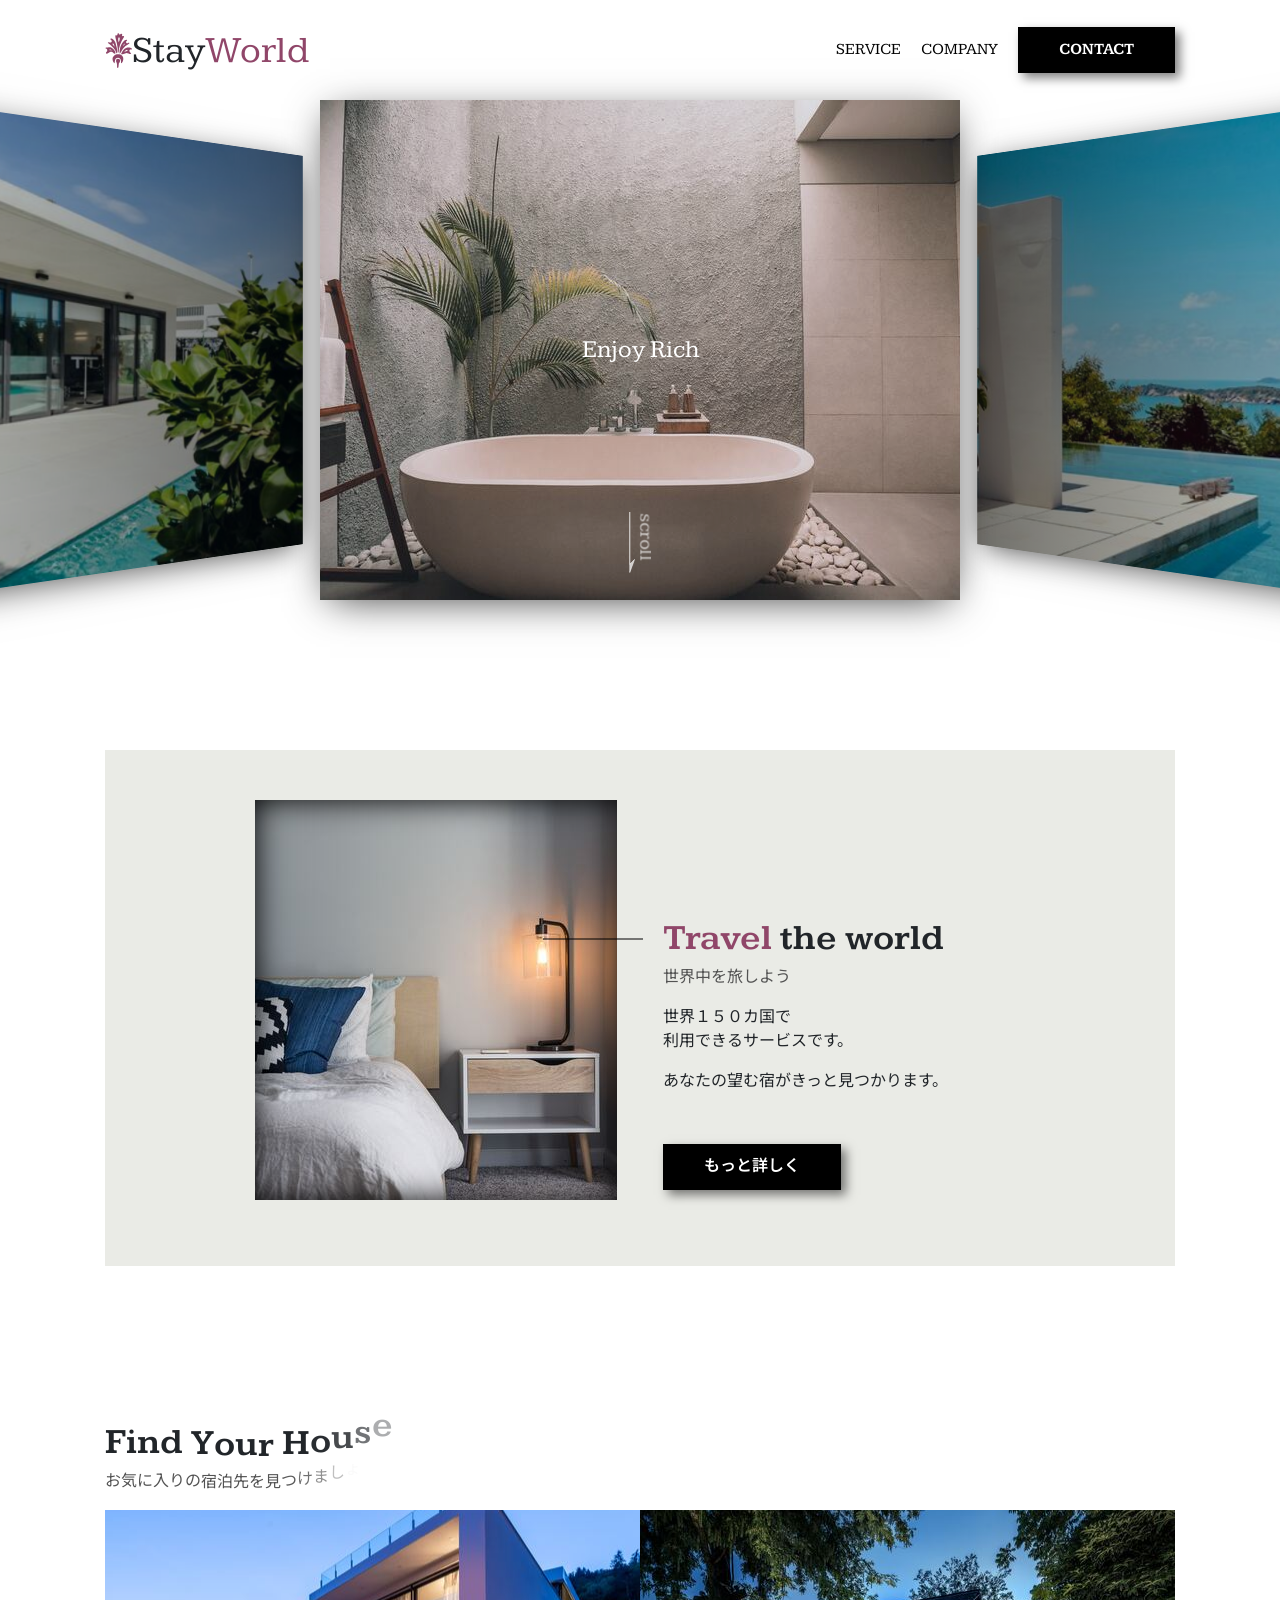
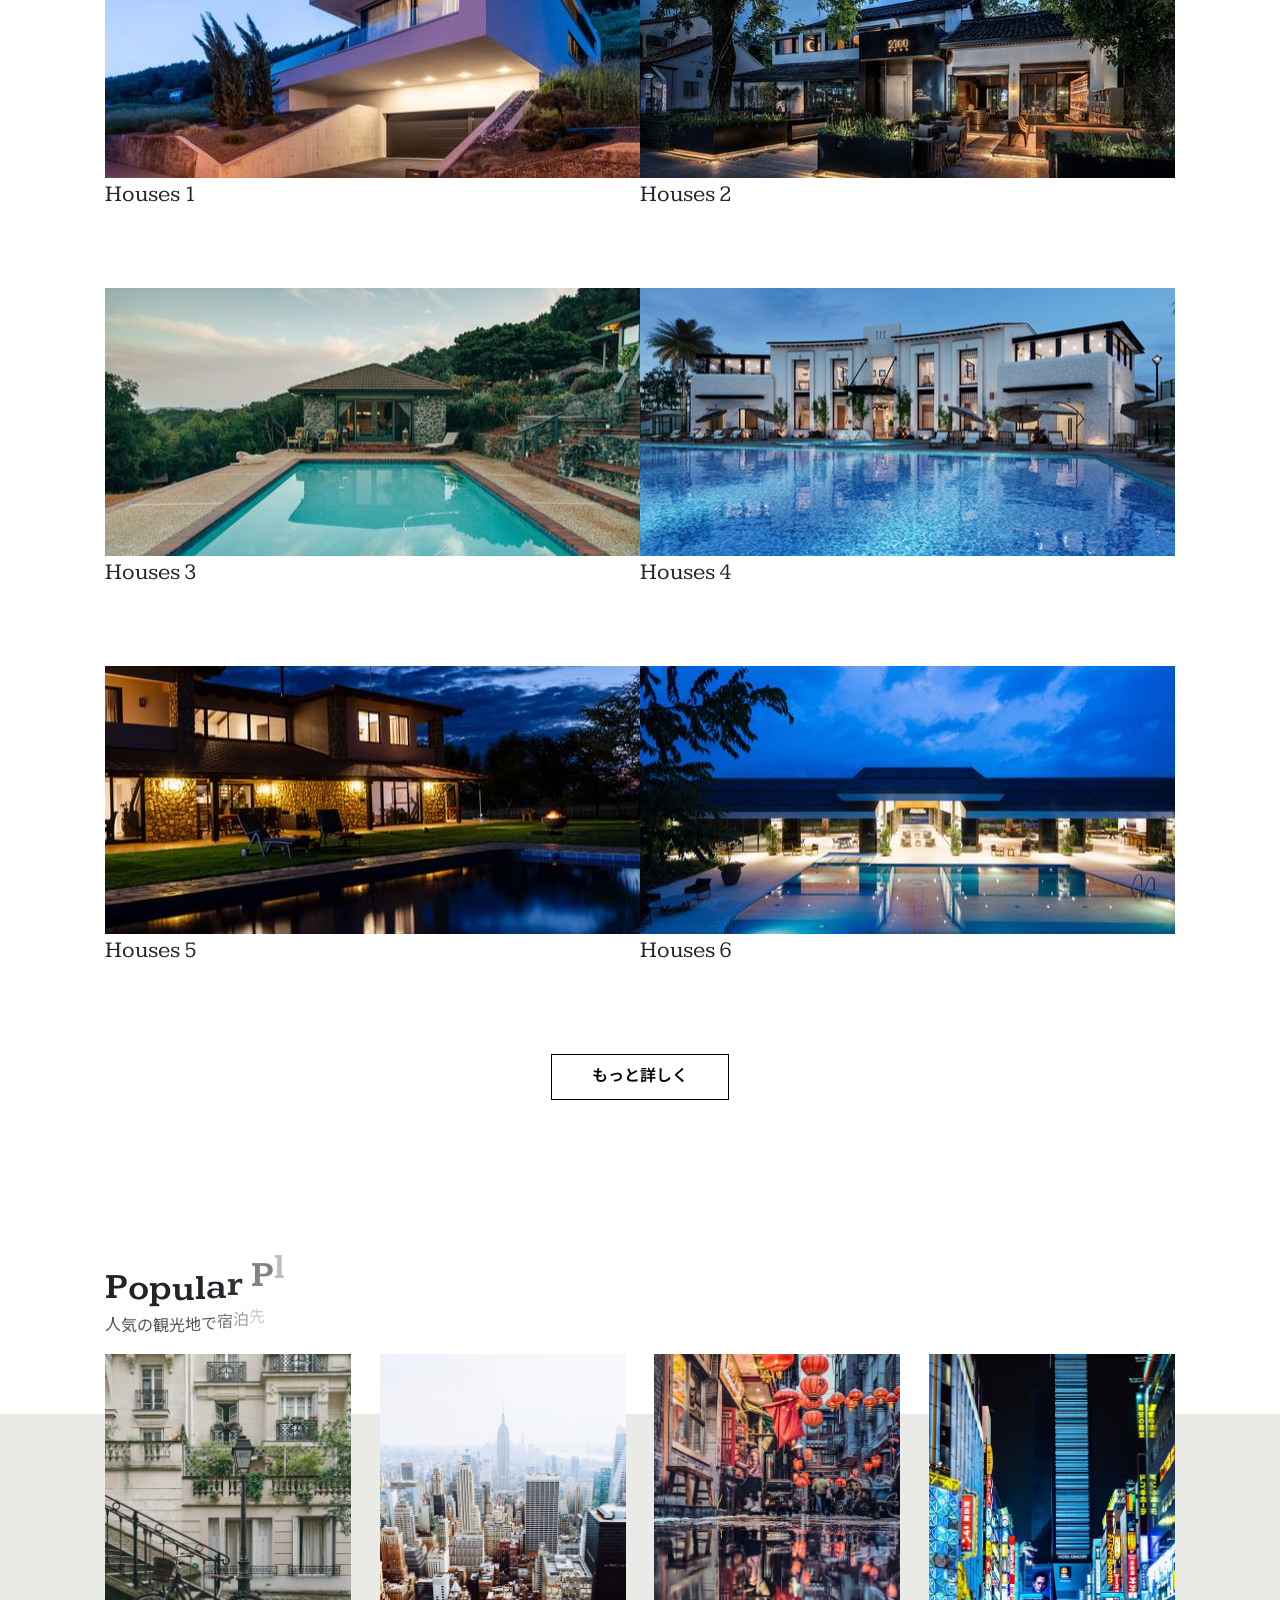
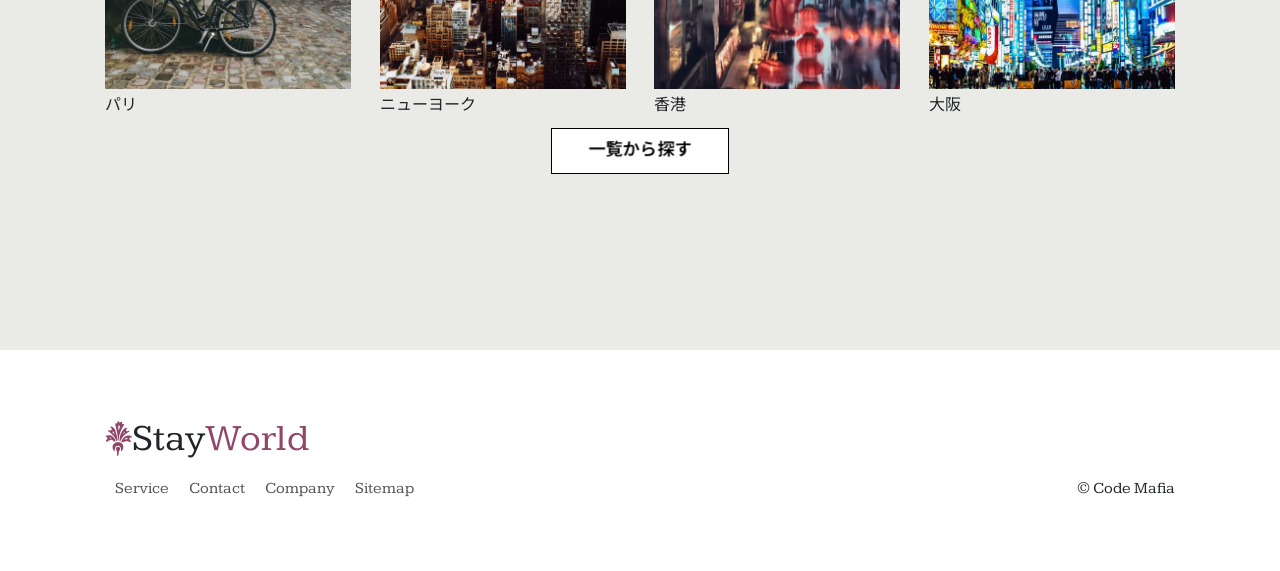
<file: index.html>
<!DOCTYPE html>
<html lang="ja">
  <head>
    <meta charset="UTF-8" />
    <meta name="viewport" content="width=device-width, initial-scale=1.0" />
    <meta http-equiv="X-UA-Compatible" content="ie=edge" />
    <title>StayWorld</title>
    <meta name="description" content="This site is a test site.">
    <link rel="icon" href="images/favicon.png">
    <link rel="stylesheet" href="styles/loader.css">
    <script src="scripts/vendors/pace.js"></script>
    <link href="https://fonts.googleapis.com/css2?family=Kameron:wght@400;700&family=Noto+Sans+JP:wght@500&display=swap" rel="stylesheet">
    <link rel="stylesheet" href="styles/vendors/bootstrap-reboot.css" />
    <link rel="stylesheet" href="styles/vendors/swiper.min.css" />
    <link rel="stylesheet" href="styles/style.css" />
  </head>
  <body>
    <div id="global-container">
      <div id="container">
        <div class="mobile-menu__cover"></div>
        <div class="nav-trigger"></div>
            <header class="header">
              <div class="header__inner appear up">
                <div class="logo item">
                  <img src="images/logo.svg" alt="" class="logo__img">
                  <span class="logo__stay">Stay</span>
                  <span class="logo__world">World</span>
                </div>
                <nav class="header__nav">
                 <ul class="header__ul">
                  <li class="header__li item"><a href="#">Service</a></li>
                  <li class="header__li item"><a href="#">Company</a></li>
                  <li class="header__li item">
                    <a class="btn filled" href="#">Contact</a>
                  </li>
                </ul>
              </nav>
                <button class="mobile-menu__btn">
                  <span></span>
                  <span></span>
                  <span></span>
              </button>
              </div>
            </header>
        <div id="content">
          <div class="hero">
            <div class="swiper-container">
              <div class="swiper-wrapper">
                <div class="swiper-slide">
                  <div class="hero__title">Enjoy Rich</div>
                  <img src="images/image-1.jpg" alt="" />
                </div>
                <div class="swiper-slide">
                  <div class="hero__title">Fantastic</div>
                  <img src="images/image-2.jpg" alt="" />
                </div>
                <div class="swiper-slide">
                  <div class="hero__title">Experience</div>
                  <img src="images/image-3.jpg" alt="" />
                </div>
              </div>
              <div class="hero__footer">
                <img class="hero__downarrow" src="images/arrow.svg">
                <span class="hero__scrolltext">scroll</span>
              </div>
            </div>
          </div>

          <div id="main-content">
            <aside class="side left">
              <div class="side__inner">
                <a class="twitter icon tween-animate-title" href="#">Twitter</a>
                <a class="fb icon tween-animate-title" href="#">Facebook</a>
              </div>
            </aside>
            <main>
              <section class="travel">
                <div class="travel__inner">
                  <div class="travel__img cover-slide">
                    <img class="img-zoom" src="images/image-travel.jpg" alt="">
                  </div>
                  <div class="travel__texts appear left">
                    <div class="travel__texts-inner">
                      <div class="travel__title main-title item">
                        <span class="purple">Travel</span>
                        <span>the world</span>
                      </div>
                      <div class="travel__sub sub-title item">世界中を旅しよう</div>
                      <div class="travel__description item">
                        <p>世界１５０カ国で<br>利用できるサービスです。</p>
                        <p>あなたの望む宿がきっと見つかります。</p>
                      </div>
                      <div class="travel__btn item">
                        <button class="btn filled">もっと詳しく</button>
                      </div>
                    </div>
                  </div>
                </div>
              </section>
              <section class="houses">
                <div>
                  <h2 class="main-title tween-animate-title">Find Your House</h2>
                  <p class="sub-title tween-animate-title">お気に入りの宿泊先を見つけましょう。</p>
                </div>
                <div class="houses__inner">
                  <div class="houses__item">
                    <div class="cover-slide hover-darken">
                      <div class="bg-img-zoom img-bg50" style="background-image: url(images/villa-1.jpg);"></div>
                    </div>
                    <p class="houses__title">Houses 1</p>
                  </div>
                  <div class="houses__item">
                    <div class="cover-slide hover-darken">
                      <div class="bg-img-zoom img-bg50" style="background-image: url(images/villa-2.jpg);"></div>
                    </div>
                    <p class="houses__title">Houses 2</p>
                  </div>
                  <div class="houses__item">
                    <div class="cover-slide hover-darken">
                      <div class="bg-img-zoom img-bg50" style="background-image: url(images/villa-3.jpg);"></div>
                    </div>
                    <p class="houses__title">Houses 3</p>
                  </div>
                  <div class="houses__item">
                    <div class="cover-slide hover-darken">
                      <div class="bg-img-zoom img-bg50" style="background-image: url(images/villa-4.jpg);"></div>
                    </div>
                    <p class="houses__title">Houses 4</p>
                  </div>
                  <div class="houses__item">
                    <div class="cover-slide hover-darken">
                      <div class="bg-img-zoom img-bg50" style="background-image: url(images/villa-5.jpg);"></div>
                    </div>
                    <p class="houses__title">Houses 5</p>
                  </div>
                  <div class="houses__item">
                    <div class="cover-slide hover-darken">
                      <div class="bg-img-zoom img-bg50" style="background-image: url(images/villa-6.jpg);"></div>
                    </div>
                    <p class="houses__title">Houses 6</p>
                  </div>
                  <div class="houses__btn appear up">
                    <button class="btn slide-bg item">もっと詳しく</button>
                  </div>
                </div>
              </section>
              <section class="popular">
                <div class="popular__header">
                  <h2 class="main-title tween-animate-title">Popular Place</h2>
                  <p class="sub-title tween-animate-title">人気の観光地で宿泊先を見つけましょう</p>
                </div>
                <div class="popular__inner appear up">
                  <div class="popular__container">
                    <div class="popular__item item">
                      <div class="popular__img">
                        <img src="images/image-p1.jpg" alt="">
                      </div>
                      <div class="popular-title">パリ</div>
                    </div>
                    <div class="popular__item item">
                      <div class="popular__img">
                        <img src="images/image-p2.jpg" alt="">
                      </div>
                      <div class="popular-title">ニューヨーク</div>
                    </div>
                    <div class="popular__item item">
                      <div class="popular__img">
                        <img src="images/image-p3.jpg" alt="">
                      </div>
                      <div class="popular-title">香港</div>
                    </div>
                    <div class="popular__item item">
                      <div class="popular__img">
                        <img src="images/image-p4.jpg" alt="">
                      </div>
                      <div class="popular-title">大阪</div>
                    </div>
                    <div class="popular__btn appear up">
                      <button class="btn cover-3d item">
                        <span>一覧から探す</span></button>
                    </div>
                  </div>
                </div>
              </section>
            </main>
            <aside class="side right">
              <div class="side__inner">
               <span class="tween-animate-title">&copy;Code Mafia</span>
              </div>
            </aside>
          </div>
        </div>
        <footer class="footer appear up">
          <div class="logo item">
            <img src="images/logo.svg" alt="" class="logo__img">
            <span class="logo__stay">Stay</span>
            <span class="logo__world">World</span>
          </div>
          <nav class="footer__nav">
            <ul class="footer__ul">
              <li class="footer__li item"><a href="#">Service</a></li>
              <li class="footer__li item"><a href="#">Contact</a></li>
              <li class="footer__li item"><a href="#">Company</a></li>
              <li class="footer__li item"><a href="#">Sitemap</a></li>
            </ul>
            <div class="footer__copyright item">
              &copy; Code Mafia
            </div>
          </nav>
        </footer>
    </div>
      <nav class="mobile-menu">
        <div class="logo">
          <img src="images/logo.svg" alt="" class="logo__img">
          <span class="logo__stay">Stay</span>
          <span class="logo__world">World</span>
        </div>
        <ul class="mobile-menu__main">
          <li class="mobile-menu__item">
            <a class="mobile-menu__link" href="#">
              <span class="main-title">Our Service</span>
              <span class="sub-title">サービスについて</span>
            </a>
          </li>
          <li class="mobile-menu__item">
            <a class="mobile-menu__link" href="#">
              <span class="main-title">About Us</span>
              <span class="sub-title">私たちについて</span>
            </a>
          </li>
          <li class="mobile-menu__item">
            <a class="mobile-menu__link" href="#">
              <span class="main-title">Contact Us</span>
              <span class="sub-title">コンタクト方法</span>
            </a>
          </li>
        </ul>
      </nav>
    </div>
    <script src="scripts/vendors/swiper.min.js"></script>
    <script src="scripts/vendors/TweenMax.min.js"></script>
    <script src="scripts/vendors/scroll-polyfill.js"></script>
    <script src="scripts/libs/scroll.js"></script>
    <script src="scripts/libs/text-animation.js"></script>
    <script src="scripts/libs/hero-slider.js"></script>
    <script src="scripts/libs/mobile-menu.js"></script>
    <script src="scripts/main.js"></script>
  </body>
</html>
</file>
<file: styles/loader.css>
#global-container {
  -webkit-transition: opacity 1s;
  transition: opacity 1s;
}

.pace-running #global-container {
  opacity: 0;
  visibility: hidden;
}

.pace {
  z-index: 2000;
  position: fixed;
  margin: auto;
  top: 0;
  left: 0;
  right: 0;
  bottom: 0;
  width: 100px;
  height: 100px;
}

.pace .pace-progress {
  -webkit-transform: none !important;
          transform: none !important;
  text-align: center;
}

.pace .pace-progress::after {
  content: attr(data-progress-text);
  display: block;
  font-weight: 100;
  font-size: 2em;
  font-family: "Helvetica Neue", "Yu Gothic", "Meiryo", sans-serif;
  color: #535353;
}

.pace.pace-inactive {
  display: none;
}

.pace-progress-inner {
  width: 40px;
  height: 40px;
  background-color: #904669;
  margin: 0 auto;
  -webkit-animation-name: sk-rotateplane;
          animation-name: sk-rotateplane;
  -webkit-animation-duration: 1.2s;
          animation-duration: 1.2s;
  -webkit-animation-timing-function: ease-in-out;
          animation-timing-function: ease-in-out;
  -webkit-animation-delay: 0s;
          animation-delay: 0s;
  -webkit-animation-iteration-count: infinite;
          animation-iteration-count: infinite;
  -webkit-animation-direction: normal;
          animation-direction: normal;
  -webkit-animation-fill-mode: forwards;
          animation-fill-mode: forwards;
}

@-webkit-keyframes sk-rotateplane {
  0% {
    -webkit-transform: perspective(120px) rotateX(0deg) rotateY(0deg);
            transform: perspective(120px) rotateX(0deg) rotateY(0deg);
  }
  50% {
    -webkit-transform: perspective(120px) rotateX(-180deg) rotateY(0deg);
            transform: perspective(120px) rotateX(-180deg) rotateY(0deg);
  }
  100% {
    -webkit-transform: perspective(120px) rotateX(-180deg) rotateY(-180deg);
            transform: perspective(120px) rotateX(-180deg) rotateY(-180deg);
  }
}

@keyframes sk-rotateplane {
  0% {
    -webkit-transform: perspective(120px) rotateX(0deg) rotateY(0deg);
            transform: perspective(120px) rotateX(0deg) rotateY(0deg);
  }
  50% {
    -webkit-transform: perspective(120px) rotateX(-180deg) rotateY(0deg);
            transform: perspective(120px) rotateX(-180deg) rotateY(0deg);
  }
  100% {
    -webkit-transform: perspective(120px) rotateX(-180deg) rotateY(-180deg);
            transform: perspective(120px) rotateX(-180deg) rotateY(-180deg);
  }
}
/*# sourceMappingURL=loader.css.map */
</file>
<file: styles/style.css>
@charset "UTF-8";
.appear.up .item {
  -webkit-transform: translateY(6px);
          transform: translateY(6px);
}

.appear.down .item {
  -webkit-transform: translateY(-6px);
          transform: translateY(-6px);
}

.appear.left .item {
  -webkit-transform: translateX(40px);
          transform: translateX(40px);
}

.appear.right .item {
  -webkit-transform: translateX(-40px);
          transform: translateX(-40px);
}

.appear .item {
  -webkit-transition: all 0.8s;
  transition: all 0.8s;
  opacity: 0;
}

.appear.inview .item {
  opacity: 1;
  -webkit-transform: none;
          transform: none;
}

.appear.inview .item:nth-child(1) {
  -webkit-transition-delay: 0.1s;
          transition-delay: 0.1s;
}

.appear.inview .item:nth-child(2) {
  -webkit-transition-delay: 0.2s;
          transition-delay: 0.2s;
}

.appear.inview .item:nth-child(3) {
  -webkit-transition-delay: 0.3s;
          transition-delay: 0.3s;
}

.appear.inview .item:nth-child(4) {
  -webkit-transition-delay: 0.4s;
          transition-delay: 0.4s;
}

.appear.inview .item:nth-child(5) {
  -webkit-transition-delay: 0.5s;
          transition-delay: 0.5s;
}

.appear.inview .item:nth-child(6) {
  -webkit-transition-delay: 0.6s;
          transition-delay: 0.6s;
}

.appear.inview .item:nth-child(7) {
  -webkit-transition-delay: 0.7s;
          transition-delay: 0.7s;
}

.appear.inview .item:nth-child(8) {
  -webkit-transition-delay: 0.8s;
          transition-delay: 0.8s;
}

.appear.inview .item:nth-child(9) {
  -webkit-transition-delay: 0.9s;
          transition-delay: 0.9s;
}

.appear.inview .item:nth-child(10) {
  -webkit-transition-delay: 1s;
          transition-delay: 1s;
}

.btn {
  position: relative;
  display: inline-block;
  background-color: white;
  border: 1px solid black;
  font-weight: 600;
  padding: 10px 40px;
  margin: 10px auto;
  cursor: pointer;
  -webkit-transition: all 0.3s;
  transition: all 0.3s;
  color: black;
  text-decoration: none !important;
}

.btn.float:hover {
  background-color: black;
  color: white;
  -webkit-box-shadow: 5px 5px 10px 0 rgba(0, 0, 0, 0.5);
          box-shadow: 5px 5px 10px 0 rgba(0, 0, 0, 0.5);
}

.btn.filled {
  background-color: black;
  color: white;
  -webkit-box-shadow: 5px 5px 10px 0 rgba(0, 0, 0, 0.5);
          box-shadow: 5px 5px 10px 0 rgba(0, 0, 0, 0.5);
}

.btn.filled:hover {
  background-color: white;
  color: black;
  -webkit-box-shadow: none;
          box-shadow: none;
}

.btn.letter-spacing:hover {
  background-color: black;
  letter-spacing: 3px;
  color: white;
}

.btn.shadow {
  -webkit-box-shadow: none;
          box-shadow: none;
}

.btn.shadow:hover {
  -webkit-transform: translate(-2.5px, -2.5px);
          transform: translate(-2.5px, -2.5px);
  -webkit-box-shadow: 5px 5px 0 0 black;
          box-shadow: 5px 5px 0 0 black;
}

.btn.solid {
  -webkit-box-shadow: 2px 2px 0 0 black;
          box-shadow: 2px 2px 0 0 black;
  border-radius: 7px;
}

.btn.solid:hover {
  -webkit-transform: translate(2px, 2px);
          transform: translate(2px, 2px);
  -webkit-box-shadow: none;
          box-shadow: none;
}

.btn.slide-bg {
  position: relative;
  overflow: hidden;
  z-index: 1;
}

.btn.slide-bg::before {
  content: "";
  display: inline-block;
  width: 100%;
  height: 100%;
  background-color: black;
  position: absolute;
  top: 0;
  left: 0;
  -webkit-transform: translateX(-100%);
          transform: translateX(-100%);
  -webkit-transition: -webkit-transform 0.3s;
  transition: -webkit-transform 0.3s;
  transition: transform 0.3s;
  transition: transform 0.3s, -webkit-transform 0.3s;
  z-index: -1;
}

.btn.slide-bg:hover {
  color: white;
}

.btn.slide-bg:hover::before {
  -webkit-transform: none;
          transform: none;
}

.btn.cover-3d {
  position: relative;
  z-index: 1;
  -webkit-transform-style: preserve-3d;
          transform-style: preserve-3d;
  -webkit-perspective: 300px;
          perspective: 300px;
}

.btn.cover-3d span {
  display: inline-block;
  -webkit-transform: translateZ(20px);
          transform: translateZ(20px);
}

.btn.cover-3d::before {
  content: "";
  display: inline-block;
  width: 100%;
  height: 100%;
  background-color: black;
  position: absolute;
  top: 0;
  left: 0;
  -webkit-transform: rotateX(90deg);
          transform: rotateX(90deg);
  -webkit-transition: all 0.3s;
  transition: all 0.3s;
  -webkit-transform-origin: top center;
          transform-origin: top center;
  opacity: 0;
}

.btn.cover-3d:hover {
  color: white;
}

.btn.cover-3d:hover::before {
  -webkit-transform: none;
          transform: none;
  opacity: 1;
}

.btn-cubic {
  position: relative;
  display: inline-block;
  -webkit-transform-style: preserve-3d;
          transform-style: preserve-3d;
  -webkit-perspective: 300px;
          perspective: 300px;
  width: 150px;
  height: 50px;
  margin: 0 auto;
  cursor: pointer;
  font-weight: 600;
}

.btn-cubic span {
  position: absolute;
  top: 0;
  left: 0;
  width: 100%;
  height: 100%;
  border: 1px solid black;
  line-height: 48px;
  text-align: center;
  -webkit-transition: all 0.3s;
  transition: all 0.3s;
  -webkit-transform-origin: center center -25px;
          transform-origin: center center -25px;
  color: black;
}

.btn-cubic .hovering {
  background-color: black;
  color: white;
  -webkit-transform: rotateX(90deg);
          transform: rotateX(90deg);
}

.btn-cubic .default {
  background-color: white;
  color: black;
  -webkit-transform: rotateX(0);
          transform: rotateX(0);
}

.btn-cubic:hover .hovering {
  -webkit-transform: rotateX(0);
          transform: rotateX(0);
}

.btn-cubic:hover .default {
  -webkit-transform: rotateX(-90deg);
          transform: rotateX(-90deg);
}

.swiper-container {
  overflow: visible !important;
}

.swiper-slide {
  height: 500px;
  overflow: hidden;
}

.swiper-slide > img {
  width: 100%;
  height: 100%;
  max-width: 100%;
  -o-object-fit: cover;
     object-fit: cover;
  -webkit-transform: scale(1.3);
          transform: scale(1.3);
  -webkit-transition: -webkit-transform 1.9s ease;
  transition: -webkit-transform 1.9s ease;
  transition: transform 1.9s ease;
  transition: transform 1.9s ease, -webkit-transform 1.9s ease;
}

.swiper-slide::after {
  content: "";
  position: absolute;
  top: 0;
  left: 0;
  width: 100%;
  height: 100%;
  background-color: rgba(0, 61, 125, 0.1);
}

.swiper-slide-active > img {
  -webkit-transform: none;
          transform: none;
}

.swiper-slide-active .hero__title {
  opacity: 1;
  -webkit-transform: translate(-50%, -50%);
          transform: translate(-50%, -50%);
}

.hero {
  overflow: hidden;
  padding-top: 100px;
}

.hero__title {
  position: absolute;
  top: 50%;
  left: 50%;
  -webkit-transform: translate(-50%, calc(-50% + 20px));
          transform: translate(-50%, calc(-50% + 20px));
  color: white;
  font-size: 25px;
  z-index: 2;
  opacity: 0;
  -webkit-transition: opacity 0.3s ease 1s, -webkit-transform 0.3s ease 1s;
  transition: opacity 0.3s ease 1s, -webkit-transform 0.3s ease 1s;
  transition: opacity 0.3s ease 1s, transform 0.3s ease 1s;
  transition: opacity 0.3s ease 1s, transform 0.3s ease 1s, -webkit-transform 0.3s ease 1s;
}

.hero__footer {
  position: absolute;
  left: 50%;
  bottom: 20px;
  -webkit-transform: translateX(-50%);
          transform: translateX(-50%);
  z-index: 2;
  height: 68px;
  width: 22px;
  overflow: hidden;
}

.hero__downarrow {
  position: absolute;
  left: 0;
  bottom: 0;
  width: 6px;
  -webkit-animation-name: kf-arrow-anime;
          animation-name: kf-arrow-anime;
  -webkit-animation-duration: 2s;
          animation-duration: 2s;
  -webkit-animation-timing-function: linear;
          animation-timing-function: linear;
  -webkit-animation-delay: 0s;
          animation-delay: 0s;
  -webkit-animation-iteration-count: infinite;
          animation-iteration-count: infinite;
  -webkit-animation-direction: normal;
          animation-direction: normal;
  -webkit-animation-fill-mode: forwards;
          animation-fill-mode: forwards;
}

.hero__scrolltext {
  position: absolute;
  -webkit-transform: rotate(90deg);
          transform: rotate(90deg);
  color: rgba(255, 255, 255, 0.7);
  left: -8px;
  top: 11px;
  font-size: 1.2em;
}

@-webkit-keyframes kf-arrow-anime {
  0%,
  50%,
  100% {
    -webkit-transform: translateY(-10%);
            transform: translateY(-10%);
  }
  30% {
    -webkit-transform: none;
            transform: none;
  }
}

@keyframes kf-arrow-anime {
  0%,
  50%,
  100% {
    -webkit-transform: translateY(-10%);
            transform: translateY(-10%);
  }
  30% {
    -webkit-transform: none;
            transform: none;
  }
}

.animate-title,
.tween-animate-title {
  opacity: 0;
}

.animate-title.inview,
.tween-animate-title.inview {
  opacity: 1;
}

.animate-title.inview .char,
.tween-animate-title.inview .char {
  display: inline-block;
}

.animate-title .char,
.tween-animate-title .char {
  opacity: 0;
}

.animate-title.inview .char {
  -webkit-animation-name: kf-animate-chars;
          animation-name: kf-animate-chars;
  -webkit-animation-duration: 0.5s;
          animation-duration: 0.5s;
  -webkit-animation-timing-function: cubic-bezier(0.39, 1.57, 0.58, 1);
          animation-timing-function: cubic-bezier(0.39, 1.57, 0.58, 1);
  -webkit-animation-delay: 0s;
          animation-delay: 0s;
  -webkit-animation-iteration-count: 1;
          animation-iteration-count: 1;
  -webkit-animation-direction: normal;
          animation-direction: normal;
  -webkit-animation-fill-mode: both;
          animation-fill-mode: both;
}

.animate-title.inview .char:nth-child(1) {
  -webkit-animation-delay: 0.04s;
          animation-delay: 0.04s;
}

.animate-title.inview .char:nth-child(2) {
  -webkit-animation-delay: 0.08s;
          animation-delay: 0.08s;
}

.animate-title.inview .char:nth-child(3) {
  -webkit-animation-delay: 0.12s;
          animation-delay: 0.12s;
}

.animate-title.inview .char:nth-child(4) {
  -webkit-animation-delay: 0.16s;
          animation-delay: 0.16s;
}

.animate-title.inview .char:nth-child(5) {
  -webkit-animation-delay: 0.2s;
          animation-delay: 0.2s;
}

.animate-title.inview .char:nth-child(6) {
  -webkit-animation-delay: 0.24s;
          animation-delay: 0.24s;
}

.animate-title.inview .char:nth-child(7) {
  -webkit-animation-delay: 0.28s;
          animation-delay: 0.28s;
}

.animate-title.inview .char:nth-child(8) {
  -webkit-animation-delay: 0.32s;
          animation-delay: 0.32s;
}

.animate-title.inview .char:nth-child(9) {
  -webkit-animation-delay: 0.36s;
          animation-delay: 0.36s;
}

.animate-title.inview .char:nth-child(10) {
  -webkit-animation-delay: 0.4s;
          animation-delay: 0.4s;
}

.animate-title.inview .char:nth-child(11) {
  -webkit-animation-delay: 0.44s;
          animation-delay: 0.44s;
}

.animate-title.inview .char:nth-child(12) {
  -webkit-animation-delay: 0.48s;
          animation-delay: 0.48s;
}

.animate-title.inview .char:nth-child(13) {
  -webkit-animation-delay: 0.52s;
          animation-delay: 0.52s;
}

.animate-title.inview .char:nth-child(14) {
  -webkit-animation-delay: 0.56s;
          animation-delay: 0.56s;
}

.animate-title.inview .char:nth-child(15) {
  -webkit-animation-delay: 0.6s;
          animation-delay: 0.6s;
}

.animate-title.inview .char:nth-child(16) {
  -webkit-animation-delay: 0.64s;
          animation-delay: 0.64s;
}

.animate-title.inview .char:nth-child(17) {
  -webkit-animation-delay: 0.68s;
          animation-delay: 0.68s;
}

.animate-title.inview .char:nth-child(18) {
  -webkit-animation-delay: 0.72s;
          animation-delay: 0.72s;
}

.animate-title.inview .char:nth-child(19) {
  -webkit-animation-delay: 0.76s;
          animation-delay: 0.76s;
}

.animate-title.inview .char:nth-child(20) {
  -webkit-animation-delay: 0.8s;
          animation-delay: 0.8s;
}

.animate-title.inview .char:nth-child(21) {
  -webkit-animation-delay: 0.84s;
          animation-delay: 0.84s;
}

.animate-title.inview .char:nth-child(22) {
  -webkit-animation-delay: 0.88s;
          animation-delay: 0.88s;
}

.animate-title.inview .char:nth-child(23) {
  -webkit-animation-delay: 0.92s;
          animation-delay: 0.92s;
}

.animate-title.inview .char:nth-child(24) {
  -webkit-animation-delay: 0.96s;
          animation-delay: 0.96s;
}

.animate-title.inview .char:nth-child(25) {
  -webkit-animation-delay: 1s;
          animation-delay: 1s;
}

.animate-title.inview .char:nth-child(26) {
  -webkit-animation-delay: 1.04s;
          animation-delay: 1.04s;
}

.animate-title.inview .char:nth-child(27) {
  -webkit-animation-delay: 1.08s;
          animation-delay: 1.08s;
}

.animate-title.inview .char:nth-child(28) {
  -webkit-animation-delay: 1.12s;
          animation-delay: 1.12s;
}

.animate-title.inview .char:nth-child(29) {
  -webkit-animation-delay: 1.16s;
          animation-delay: 1.16s;
}

.animate-title.inview .char:nth-child(30) {
  -webkit-animation-delay: 1.2s;
          animation-delay: 1.2s;
}

@-webkit-keyframes kf-animate-chars {
  0% {
    opacity: 0;
    -webkit-transform: translateY(-50%);
            transform: translateY(-50%);
  }
  100% {
    opacity: 1;
    -webkit-transform: translateY(0);
            transform: translateY(0);
  }
}

@keyframes kf-animate-chars {
  0% {
    opacity: 0;
    -webkit-transform: translateY(-50%);
            transform: translateY(-50%);
  }
  100% {
    opacity: 1;
    -webkit-transform: translateY(0);
            transform: translateY(0);
  }
}

.cover-slide {
  position: relative;
  overflow: hidden;
}

.cover-slide::after {
  content: "";
  position: absolute;
  z-index: 2;
  top: 0;
  left: 0;
  right: 0;
  bottom: 0;
  background-color: #eaebe6;
  opacity: 0;
}

.cover-slide.inview::after {
  opacity: 1;
  -webkit-animation-name: kf-cover-slide;
          animation-name: kf-cover-slide;
  -webkit-animation-duration: 1.6s;
          animation-duration: 1.6s;
  -webkit-animation-timing-function: ease-in-out;
          animation-timing-function: ease-in-out;
  -webkit-animation-delay: 0s;
          animation-delay: 0s;
  -webkit-animation-iteration-count: 1;
          animation-iteration-count: 1;
  -webkit-animation-direction: normal;
          animation-direction: normal;
  -webkit-animation-fill-mode: forwards;
          animation-fill-mode: forwards;
}

@-webkit-keyframes kf-cover-slide {
  0% {
    -webkit-transform-origin: left;
            transform-origin: left;
    -webkit-transform: scaleX(0);
            transform: scaleX(0);
  }
  50% {
    -webkit-transform-origin: left;
            transform-origin: left;
    -webkit-transform: scaleX(1);
            transform: scaleX(1);
  }
  50.1% {
    -webkit-transform-origin: right;
            transform-origin: right;
    -webkit-transform: scaleX(1);
            transform: scaleX(1);
  }
  100% {
    -webkit-transform-origin: right;
            transform-origin: right;
    -webkit-transform: scaleX(0);
            transform: scaleX(0);
  }
}

@keyframes kf-cover-slide {
  0% {
    -webkit-transform-origin: left;
            transform-origin: left;
    -webkit-transform: scaleX(0);
            transform: scaleX(0);
  }
  50% {
    -webkit-transform-origin: left;
            transform-origin: left;
    -webkit-transform: scaleX(1);
            transform: scaleX(1);
  }
  50.1% {
    -webkit-transform-origin: right;
            transform-origin: right;
    -webkit-transform: scaleX(1);
            transform: scaleX(1);
  }
  100% {
    -webkit-transform-origin: right;
            transform-origin: right;
    -webkit-transform: scaleX(0);
            transform: scaleX(0);
  }
}

.img-zoom, .bg-img-zoom {
  opacity: 0;
}

.inview .img-zoom, .inview .bg-img-zoom {
  opacity: 1;
  -webkit-transition: -webkit-transform 0.3s ease;
  transition: -webkit-transform 0.3s ease;
  transition: transform 0.3s ease;
  transition: transform 0.3s ease, -webkit-transform 0.3s ease;
  -webkit-animation-name: kf-img-show;
          animation-name: kf-img-show;
  -webkit-animation-duration: 1.6s;
          animation-duration: 1.6s;
  -webkit-animation-timing-function: ease-in-out;
          animation-timing-function: ease-in-out;
  -webkit-animation-delay: 0s;
          animation-delay: 0s;
  -webkit-animation-iteration-count: 1;
          animation-iteration-count: 1;
  -webkit-animation-direction: normal;
          animation-direction: normal;
  -webkit-animation-fill-mode: none;
          animation-fill-mode: none;
}

.inview .img-zoom:hover, .inview .bg-img-zoom:hover {
  -webkit-transform: scale(1.05);
          transform: scale(1.05);
}

@-webkit-keyframes kf-img-show {
  0% {
    opacity: 0;
  }
  50% {
    opacity: 0;
  }
  50.1% {
    opacity: 1;
    -webkit-transform: scale(1.5);
            transform: scale(1.5);
  }
  100% {
    opacity: 1;
  }
}

@keyframes kf-img-show {
  0% {
    opacity: 0;
  }
  50% {
    opacity: 0;
  }
  50.1% {
    opacity: 1;
    -webkit-transform: scale(1.5);
            transform: scale(1.5);
  }
  100% {
    opacity: 1;
  }
}

.hover-darken::before {
  content: "";
  position: absolute;
  top: 0;
  left: 0;
  width: 100%;
  height: 100%;
  z-index: 1;
  -webkit-transition: background-color 0.3s ease;
  transition: background-color 0.3s ease;
  pointer-events: none;
  -webkit-animation-name: kf-img-show;
          animation-name: kf-img-show;
  -webkit-animation-duration: 1.6s;
          animation-duration: 1.6s;
  -webkit-animation-timing-function: ease-in-out;
          animation-timing-function: ease-in-out;
  -webkit-animation-delay: 0s;
          animation-delay: 0s;
  -webkit-animation-iteration-count: 1;
          animation-iteration-count: 1;
  -webkit-animation-direction: normal;
          animation-direction: normal;
  -webkit-animation-fill-mode: none;
          animation-fill-mode: none;
}

.hover-darken:hover::before {
  background-color: rgba(0, 0, 0, 0.4);
}

.bg-img-zoom {
  background-image: url(images/image-1.jpg);
  background-repeat: no-repeat;
  background-position: center;
  background-size: cover;
  width: 100%;
}

.img-bg50 {
  position: relative;
}

.img-bg50::before {
  display: block;
  content: "";
  padding-top: 50%;
}

.mobile-menu {
  position: fixed;
  right: 0;
  top: 60px;
  width: 300px;
}

.mobile-menu .logo {
  padding: 0 40px;
  font-size: 38px;
}

.mobile-menu__btn {
  background-color: unset;
  border: none;
  outline: none !important;
  cursor: pointer;
}

.mobile-menu__btn > span {
  background-color: black;
  width: 35px;
  height: 2px;
  display: block;
  margin-bottom: 9px;
  -webkit-transition: -webkit-transform 0.7s;
  transition: -webkit-transform 0.7s;
  transition: transform 0.7s;
  transition: transform 0.7s, -webkit-transform 0.7s;
}

.mobile-menu__btn > span:last-child {
  margin-bottom: 0;
}

.mobile-menu__cover {
  position: absolute;
  top: 0;
  left: 0;
  width: 100%;
  height: 100%;
  background-color: rgba(0, 0, 0, 0.3);
  opacity: 0;
  visibility: hidden;
  -webkit-transition: opacity 1s;
  transition: opacity 1s;
  cursor: pointer;
  z-index: 200;
}

.mobile-menu__main {
  padding: 0;
  -webkit-perspective: 2000px;
          perspective: 2000px;
  -webkit-transform-style: preserve-3d;
          transform-style: preserve-3d;
}

.mobile-menu__item {
  list-style: none;
  display: block;
  -webkit-transform: translate3d(0, 0, -1000px);
          transform: translate3d(0, 0, -1000px);
  padding: 0 40px;
  -webkit-transition: opacity 0.2s, -webkit-transform 0.3s;
  transition: opacity 0.2s, -webkit-transform 0.3s;
  transition: transform 0.3s, opacity 0.2s;
  transition: transform 0.3s, opacity 0.2s, -webkit-transform 0.3s;
  opacity: 0;
}

.mobile-menu__link {
  display: block;
  margin-top: 30px;
  color: black;
  text-decoration: none !important;
}

.menu-open #container {
  -webkit-transform: translate(-300px, 60px);
          transform: translate(-300px, 60px);
  -webkit-box-shadow: 0 8px 40px -10px rgba(0, 0, 0, 0.8);
          box-shadow: 0 8px 40px -10px rgba(0, 0, 0, 0.8);
}

.menu-open .mobile-menu__cover {
  opacity: 1;
  visibility: visible;
}

.menu-open .mobile-menu__item {
  -webkit-transform: none;
          transform: none;
  opacity: 1;
}

.menu-open .mobile-menu__item:nth-child(1) {
  -webkit-transition-delay: 0.07s;
          transition-delay: 0.07s;
}

.menu-open .mobile-menu__item:nth-child(2) {
  -webkit-transition-delay: 0.14s;
          transition-delay: 0.14s;
}

.menu-open .mobile-menu__item:nth-child(3) {
  -webkit-transition-delay: 0.21s;
          transition-delay: 0.21s;
}

.menu-open .mobile-menu__item:nth-child(4) {
  -webkit-transition-delay: 0.28s;
          transition-delay: 0.28s;
}

.menu-open .mobile-menu__item:nth-child(5) {
  -webkit-transition-delay: 0.35s;
          transition-delay: 0.35s;
}

.menu-open .mobile-menu__btn > span {
  background-color: black;
}

.menu-open .mobile-menu__btn > span:nth-child(1) {
  -webkit-transition-delay: 70ms;
          transition-delay: 70ms;
  -webkit-transform: translateY(11px) rotate(135deg);
          transform: translateY(11px) rotate(135deg);
}

.menu-open .mobile-menu__btn > span:nth-child(2) {
  -webkit-transition-delay: 0s;
          transition-delay: 0s;
  -webkit-transform: translateX(-18px) scaleX(0);
          transform: translateX(-18px) scaleX(0);
}

.menu-open .mobile-menu__btn > span:nth-child(3) {
  -webkit-transition-delay: 140ms;
          transition-delay: 140ms;
  -webkit-transform: translateY(-11px) rotate(-135deg);
          transform: translateY(-11px) rotate(-135deg);
}

/******************************************************************

Stylesheet: ベーススタイル

******************************************************************/
body {
  font-family: "Kameron", "Noto Sans JP", sans-serif;
}

img {
  max-width: 100%;
  vertical-align: bottom;
}

.font-sm, .sub-title {
  font-size: 14px;
}

.font-md, .popular__title {
  font-size: 17px;
}

.font-lr, .houses__title {
  font-size: 17px;
}

.font-lg, .main-title {
  font-size: 25px;
}

.mb-sm, .travel__sub, .travel__img, .houses__title, .popular__title {
  margin-bottom: 16px !important;
}

.mb-lg, .travel, .houses, .popular__btn {
  margin-bottom: 80px !important;
}

.pb-sm, .travel__texts, .popular__container {
  padding-bottom: 16px !important;
}

.pb-lg, .hero {
  padding-bottom: 80px !important;
}

.content-width, .header__inner, .travel, .houses, .popular__header, .popular__container, .footer {
  width: 90%;
  margin: 0 auto;
  max-width: 1070px;
}

.main-title {
  font-weight: 600;
  margin-bottom: 0;
  display: block;
}

.sub-title {
  color: #535353;
}

.flex, .travel__inner, .houses__inner, .popular__container, .footer__nav, .footer__ul {
  display: -webkit-box;
  display: -ms-flexbox;
  display: flex;
  -webkit-box-orient: vertical;
  -webkit-box-direction: normal;
      -ms-flex-direction: column;
          flex-direction: column;
}

.purple {
  color: #904669;
}

#main-content {
  position: relative;
  z-index: 0;
}

main {
  position: relative;
  z-index: -1;
}

#container {
  background-color: white;
  position: relative;
  z-index: 10;
  -webkit-transition: -webkit-transform 0.5s, -webkit-box-shadow 0.5s;
  transition: -webkit-transform 0.5s, -webkit-box-shadow 0.5s;
  transition: transform 0.5s, box-shadow 0.5s;
  transition: transform 0.5s, box-shadow 0.5s, -webkit-transform 0.5s, -webkit-box-shadow 0.5s;
}

.header {
  position: fixed;
  top: 0;
  left: 0;
  width: 100%;
  height: 100px;
  background-color: transparent;
  display: -webkit-box;
  display: -ms-flexbox;
  display: flex;
  -webkit-box-align: center;
      -ms-flex-align: center;
          align-items: center;
  z-index: 100;
}

.header.triggered {
  background-color: rgba(255, 255, 255, 0.9);
  -webkit-box-shadow: 10px 0 25px -10px rgba(0, 0, 0, 0.5);
          box-shadow: 10px 0 25px -10px rgba(0, 0, 0, 0.5);
}

.header__nav {
  display: none;
}

.header__ul {
  display: -webkit-box;
  display: -ms-flexbox;
  display: flex;
  -webkit-box-align: center;
      -ms-flex-align: center;
          align-items: center;
  padding: 0;
  margin: 0;
  list-style: none;
}

.header__li {
  margin-left: 20px;
}

.header__li > a {
  color: black;
  text-decoration: none !important;
  text-transform: uppercase;
}

.header .logo {
  font-size: 38px;
  -webkit-box-pack: center;
      -ms-flex-pack: center;
          justify-content: center;
}

.header__inner {
  display: -webkit-box;
  display: -ms-flexbox;
  display: flex;
  -webkit-box-pack: justify;
      -ms-flex-pack: justify;
          justify-content: space-between;
  -webkit-box-align: center;
      -ms-flex-align: center;
          align-items: center;
}

.travel__inner {
  -webkit-box-pack: justify;
      -ms-flex-pack: justify;
          justify-content: space-between;
  padding: 15px;
  background-color: #eaebe6;
  position: relative;
  z-index: 0;
}

.travel__title {
  position: relative;
}

.travel__title::before {
  display: none;
  content: "";
  position: absolute;
  top: 50%;
  left: -120px;
  width: 100px;
  height: 1px;
  background-color: black;
  -webkit-transform: translateY(-50%) scaleX(0);
          transform: translateY(-50%) scaleX(0);
  -webkit-transition: -webkit-transform 0.3s ease 1.6s;
  transition: -webkit-transform 0.3s ease 1.6s;
  transition: transform 0.3s ease 1.6s;
  transition: transform 0.3s ease 1.6s, -webkit-transform 0.3s ease 1.6s;
  -webkit-transform-origin: right;
          transform-origin: right;
}

.travel__img {
  height: 300px;
  -webkit-transition: -webkit-box-shadow 1ms linear 0.8s;
  transition: -webkit-box-shadow 1ms linear 0.8s;
  transition: box-shadow 1ms linear 0.8s;
  transition: box-shadow 1ms linear 0.8s, -webkit-box-shadow 1ms linear 0.8s;
}

.travel__img > img {
  position: relative;
  z-index: -1;
  -o-object-fit: cover;
     object-fit: cover;
  width: 100%;
  height: 100%;
}

.travel__img.inview {
  -webkit-box-shadow: inset 0 0 30px black;
          box-shadow: inset 0 0 30px black;
}

.travel__texts.inview .travel__title::before {
  -webkit-transform: translateY(-50%);
          transform: translateY(-50%);
}

.houses__btn {
  text-align: center;
  -ms-flex-preferred-size: 100%;
      flex-basis: 100%;
}

.popular__inner {
  position: relative;
}

.popular__inner::before {
  display: block;
  content: "";
  position: absolute;
  top: 10%;
  left: 0;
  width: 100%;
  height: 90%;
  background-color: #eaebe6;
}

.popular__container {
  position: relative;
  z-index: 2;
}

.popular__btn {
  text-align: center;
  -ms-flex-preferred-size: 100%;
      flex-basis: 100%;
}

.popular__img {
  height: 150px;
  overflow: hidden;
  margin-bottom: 5px;
}

.popular__img > img {
  -o-object-fit: cover;
     object-fit: cover;
  height: 100%;
  width: 100%;
}

.logo {
  font-size: 42px;
  display: -webkit-box;
  display: -ms-flexbox;
  display: flex;
}

.logo__img {
  width: 0.7em;
}

.logo__world {
  color: #904669;
}

.footer {
  padding: 60px 0;
}

.footer__nav {
  -webkit-box-pack: justify;
      -ms-flex-pack: justify;
          justify-content: space-between;
  -webkit-box-align: center;
      -ms-flex-align: center;
          align-items: center;
  text-align: center;
}

.footer__ul {
  padding: 0;
  margin: 0;
  list-style: none;
}

.footer__li {
  padding: 0;
  margin: 10px;
}

.footer__li > a {
  color: #535353;
}

.footer .logo {
  font-size: 38px;
  -webkit-box-pack: center;
      -ms-flex-pack: center;
          justify-content: center;
}

.side {
  display: none;
  position: fixed;
  top: 70%;
  -webkit-transform: translateY(-50%);
          transform: translateY(-50%);
  -webkit-transition: all 0.3s ease-in;
  transition: all 0.3s ease-in;
}

.side .tween-animate-title {
  color: black;
  text-decoration: none !important;
  margin: 0 40px;
  vertical-align: middle;
  letter-spacing: 2px;
}

.side.left {
  left: -50px;
}

.side.left.inview {
  left: 50px;
}

.side.left .side__inner {
  -webkit-transform-origin: top left;
          transform-origin: top left;
  -webkit-transform: rotate(-90deg);
          transform: rotate(-90deg);
}

.side.right {
  right: -50px;
}

.side.right.inview {
  right: 50px;
}

.side.right .side__inner {
  -webkit-transform-origin: top right;
          transform-origin: top right;
  -webkit-transform: rotate(90deg);
          transform: rotate(90deg);
}

.icon {
  position: relative;
}

.icon::before {
  display: block;
  content: "";
  position: absolute;
  top: 50%;
  left: -20px;
  width: 1em;
  height: 1em;
  -webkit-transform: translateY(-50%);
          transform: translateY(-50%);
  background-position: center;
  background-repeat: no-repeat;
  background-size: contain;
}

.icon.twitter::before {
  background-image: url(../images/twitter.svg);
}

.icon.fb::before {
  background-image: url(../images/facebook.svg);
}

@media (min-width: 480px) {
  /******************************************************************

Stylesheet: 480px以上(スマホの横向き)のモニタで適用

******************************************************************/
}

@media (min-width: 600px) {
  /******************************************************************

Stylesheet: 600px以上のタブレットやモニタで適用

******************************************************************/
  .flex, .travel__inner, .houses__inner, .popular__container, .footer__nav, .footer__ul {
    -webkit-box-orient: horizontal;
    -webkit-box-direction: normal;
        -ms-flex-direction: row;
            flex-direction: row;
    -ms-flex-wrap: wrap;
        flex-wrap: wrap;
  }
  .houses__item {
    -ms-flex-preferred-size: 50%;
        flex-basis: 50%;
    margin-bottom: 60px;
  }
  .popular__container {
    -webkit-box-pack: justify;
        -ms-flex-pack: justify;
            justify-content: space-between;
  }
  .popular__item {
    -ms-flex-preferred-size: 47%;
        flex-basis: 47%;
  }
  .travel__inner {
    padding: 50px;
  }
  .travel__texts, .travel__img {
    -ms-flex-preferred-size: 47%;
        flex-basis: 47%;
  }
  .travel__texts {
    display: -webkit-box;
    display: -ms-flexbox;
    display: flex;
    -webkit-box-align: end;
        -ms-flex-align: end;
            align-items: flex-end;
  }
  .footer .logo {
    -webkit-box-pack: start;
        -ms-flex-pack: start;
            justify-content: flex-start;
  }
  .footer .list {
    margin-left: 0;
    margin-right: 30px;
  }
}

@media (min-width: 960px) {
  /******************************************************************

Stylesheet: 960px以上のモニタで適用

******************************************************************/
  .font-sm, .sub-title {
    font-size: 16px;
  }
  .font-md, .popular__title {
    font-size: 19px;
  }
  .font-lr, .houses__title {
    font-size: 23px;
  }
  .font-lg, .main-title {
    font-size: 36px;
  }
  .mb-lg, .travel, .houses, .popular__btn {
    margin-bottom: 150px !important;
  }
  .pb-lg, .hero {
    padding-bottom: 150px !important;
  }
  .popular__item {
    -ms-flex-preferred-size: 25%;
        flex-basis: 25%;
  }
  .popular__img {
    height: 335px;
  }
  .travel__img {
    height: 400px;
  }
  .travel__description {
    margin-bottom: 40px;
  }
  .travel__title::before {
    display: block;
  }
  .footer__li {
    -webkit-box-pack: start;
        -ms-flex-pack: start;
            justify-content: flex-start;
  }
  .header__nav {
    display: block;
  }
  .mobile-menu__btn {
    display: none;
  }
  .swiper-slide {
    -webkit-box-shadow: 0 8px 40px -10px rgba(0, 0, 0, 0.8);
            box-shadow: 0 8px 40px -10px rgba(0, 0, 0, 0.8);
  }
}

@media (min-width: 1280px) {
  /******************************************************************

Stylesheet: 1280px以上のモニタで適用

******************************************************************/
  .travel__inner {
    padding: 50px 150px;
  }
  .popular__item {
    -ms-flex-preferred-size: 23%;
        flex-basis: 23%;
  }
  .side {
    display: block;
  }
}

@media (-webkit-min-device-pixel-ratio: 2), (min-resolution: 192dpi) {
  /******************************************************************

Stylesheet: Retinaディスプレイで適用

******************************************************************/
  /* 

EXAMPLE 
.icon {
	background: url(images/test@2x.png) no-repeat;
	background-size: 24px 24px;
}

*/
}

@media print {
  /******************************************************************

Stylesheet: プリンタのみに適用

******************************************************************/
}
/*# sourceMappingURL=style.css.map */
</file>
